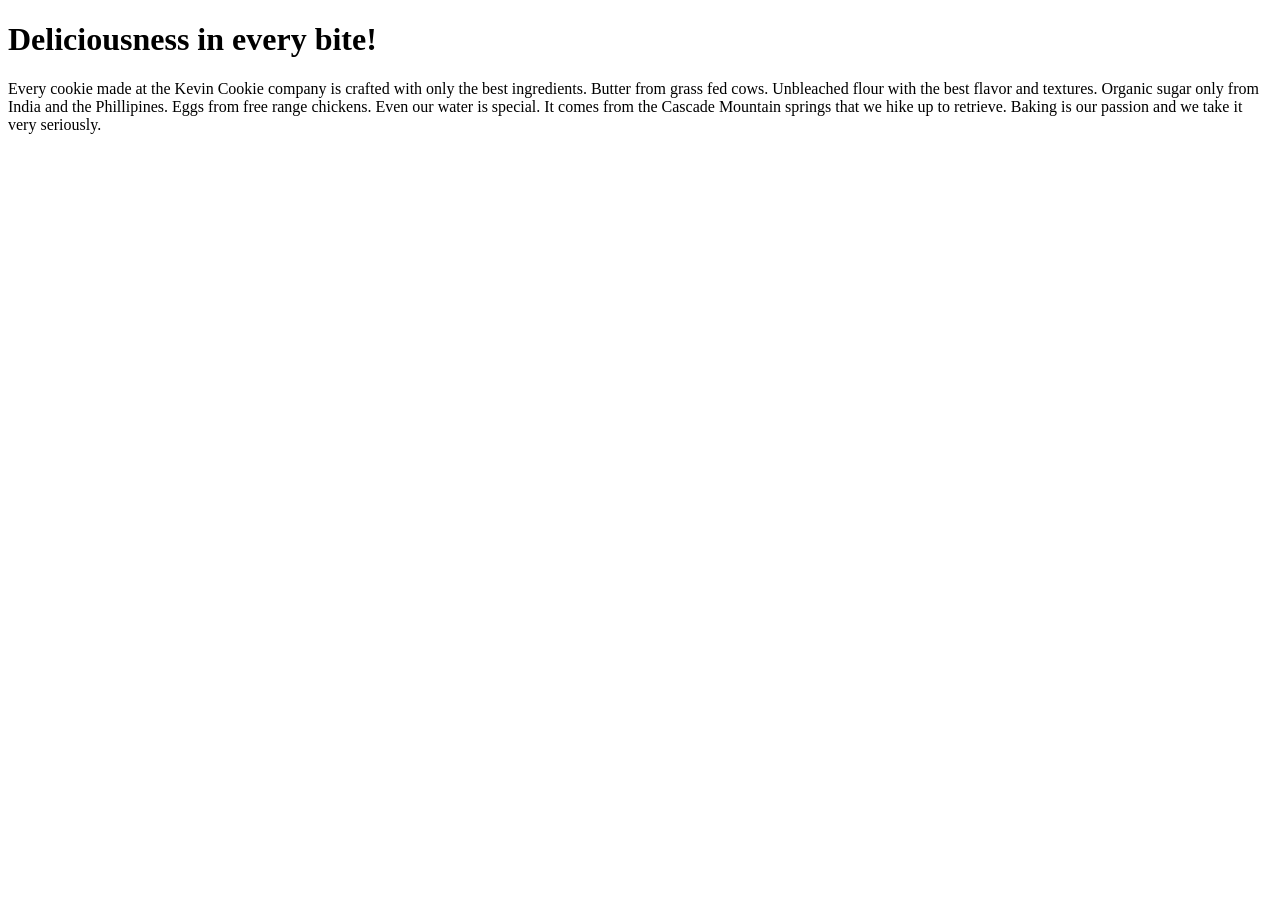
<file: index.htm>
<!DOCTYPE html>
<html>
<body>

<h1>Deliciousness in every bite!</h1>

<p>Every cookie made at the Kevin Cookie company is crafted with only the best ingredients. 
Butter from grass fed cows. Unbleached flour with the best flavor and textures. 
Organic sugar only from India and the Phillipines. Eggs from free range chickens. Even our water is special. 
It comes from the Cascade Mountain springs that we hike up to retrieve. Baking is our passion and we take it very seriously.</p>

</body>
</html>
</file>
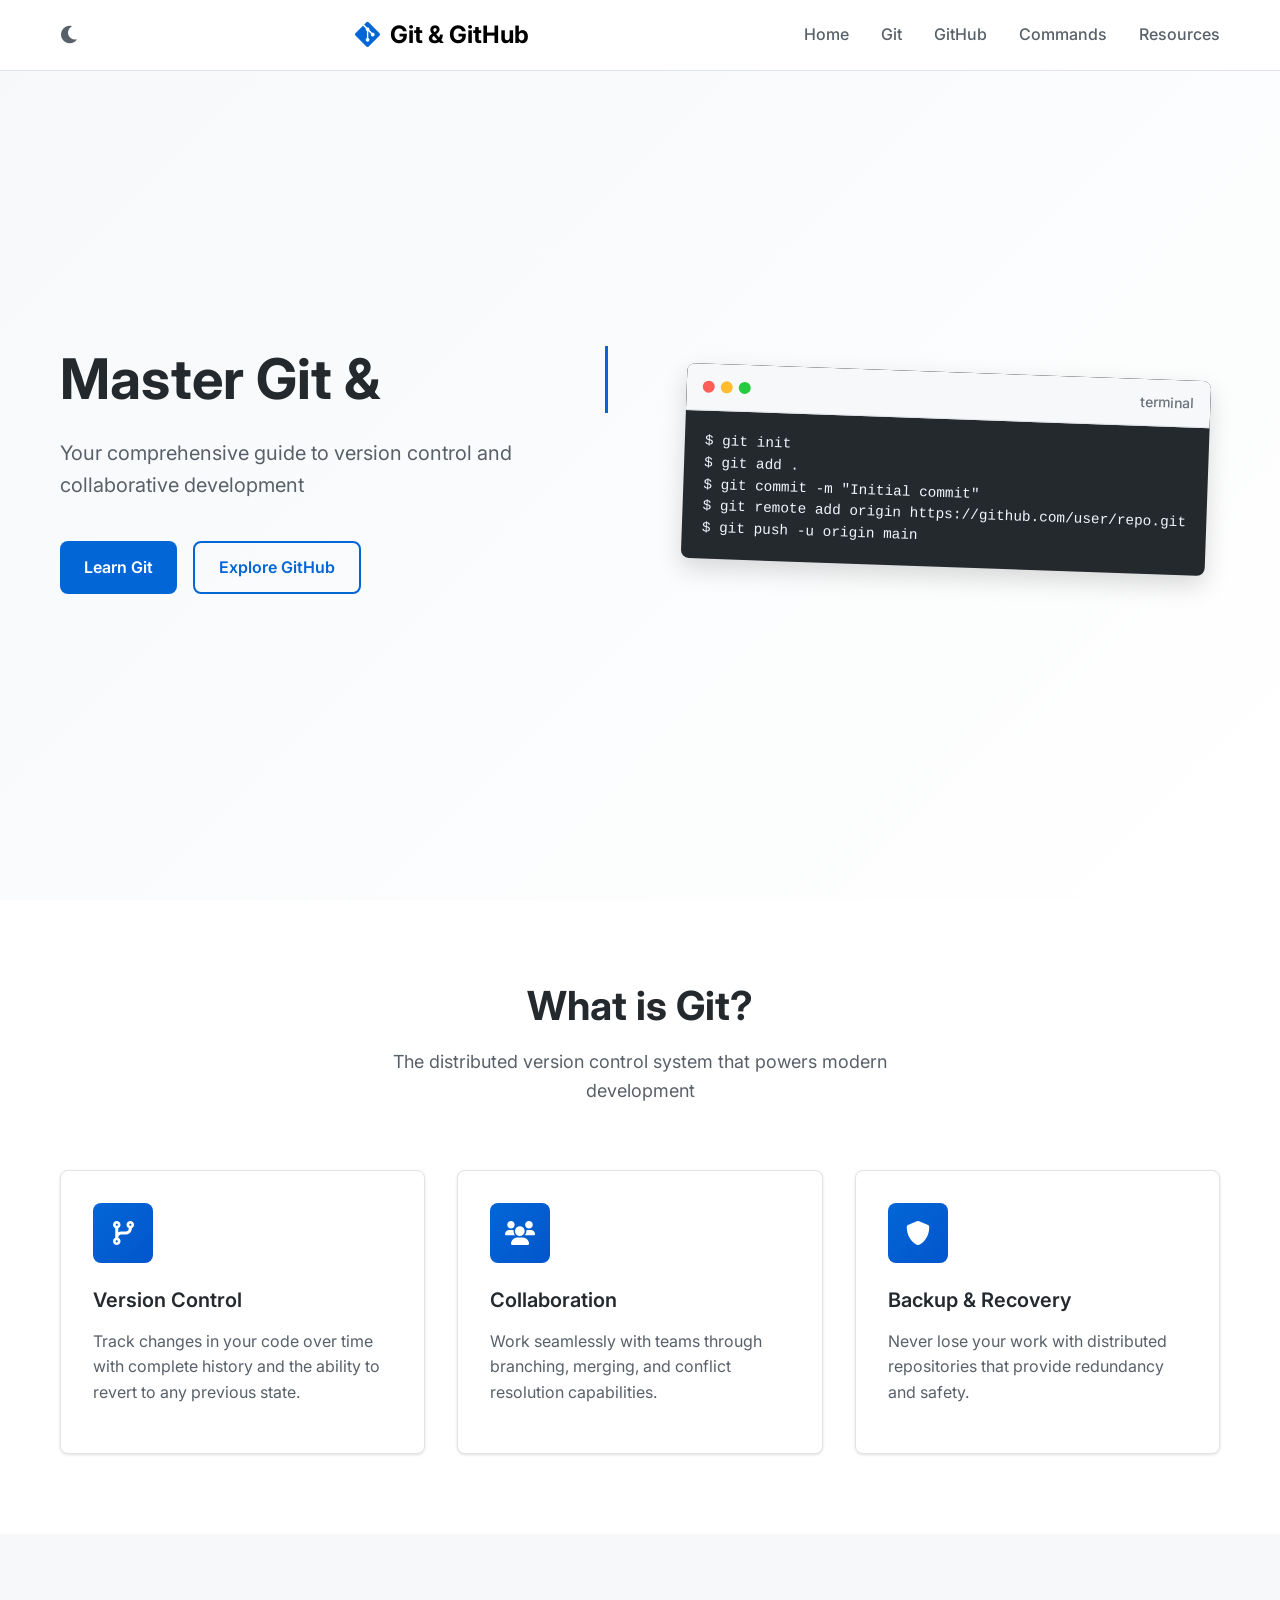
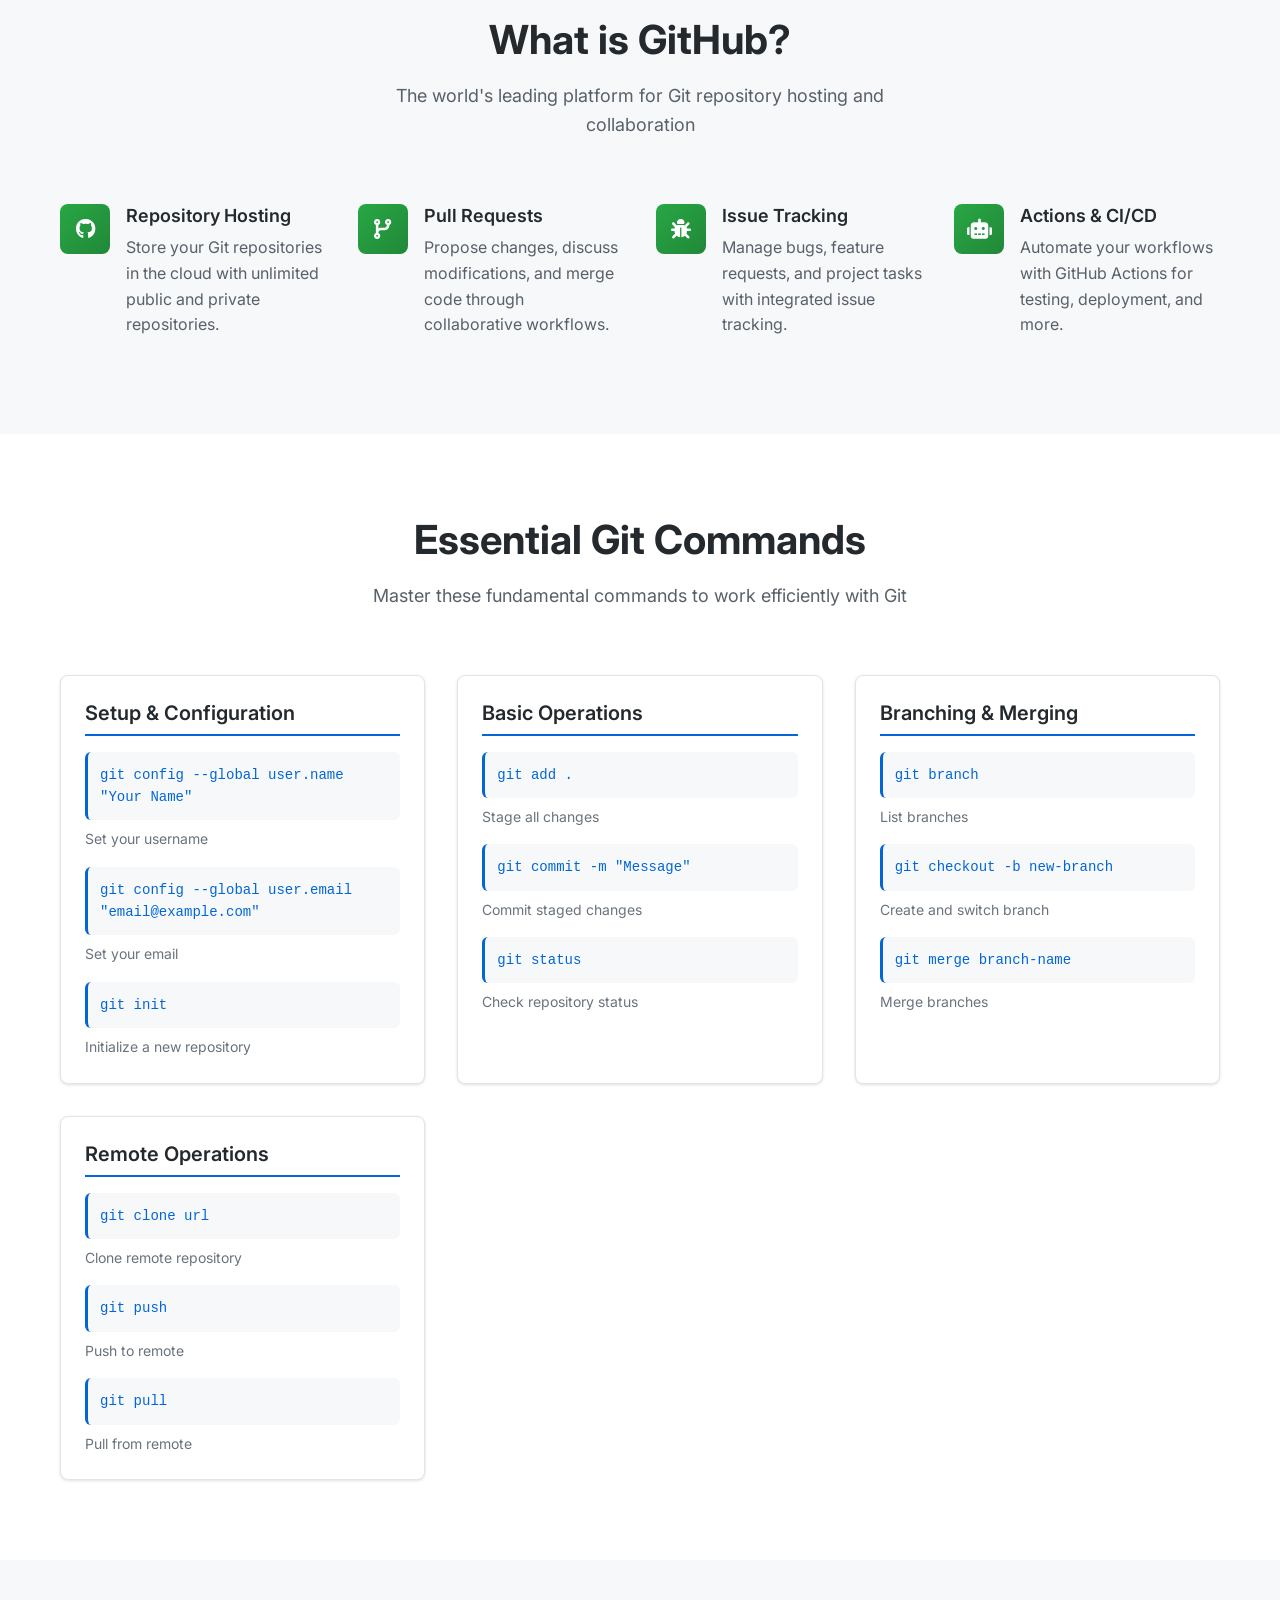
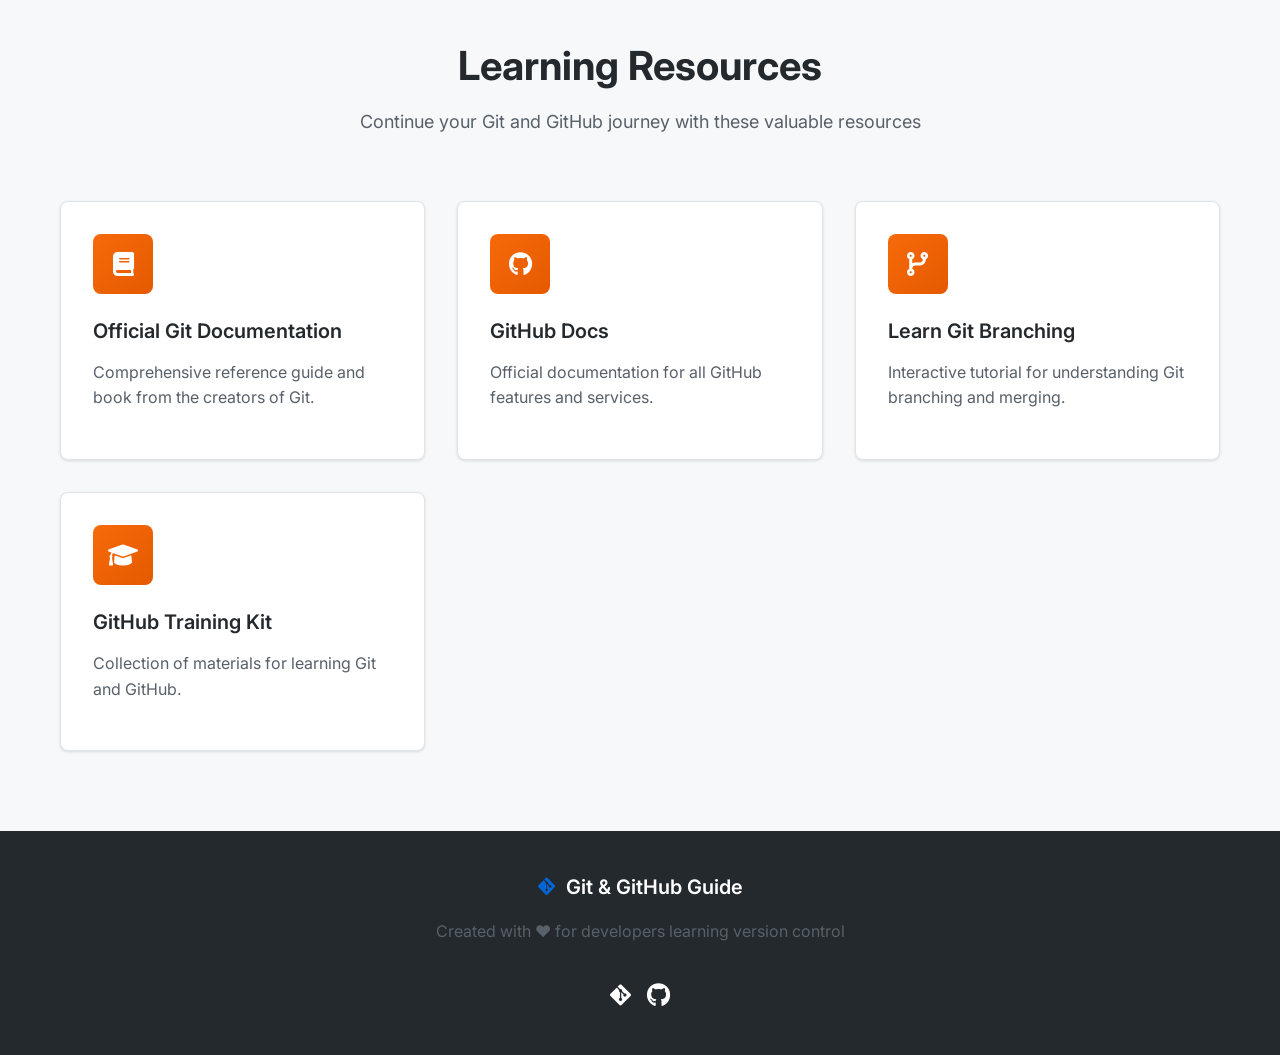
<file: CIS_250-Starter-Repository/index.html>
<!DOCTYPE html>
<html lang="en">
<head>
    <meta charset="UTF-8">
    <meta name="viewport" content="width=device-width, initial-scale=1.0">
    <title>Git & GitHub - A Complete Guide</title>
    <link rel="stylesheet" href="styles.css">
    <link href="https://fonts.googleapis.com/css2?family=Inter:wght@300;400;500;600;700&display=swap" rel="stylesheet">
    <link rel="stylesheet" href="https://cdnjs.cloudflare.com/ajax/libs/font-awesome/6.0.0/css/all.min.css">
</head>
<body>
    <header class="header">
        <nav class="nav">
            <div class="nav-container">
                <button id="theme-toggle" class="theme-toggle">
                    <i class="fas fa-moon"></i>
                </button>
                <div class="nav-logo">
                    <i class="fab fa-git-alt"></i>
                    <span>Git & GitHub</span>
                </div>
                <ul class="nav-menu">
                    <li><a href="#home" class="nav-link">Home</a></li>
                    <li><a href="#about-git" class="nav-link">Git</a></li>
                    <li><a href="#about-github" class="nav-link">GitHub</a></li>
                    <li><a href="#commands" class="nav-link">Commands</a></li>
                    <li><a href="#resources" class="nav-link">Resources</a></li>
                </ul>
                <div class="nav-toggle">
                    <span></span>
                    <span></span>
                    <span></span>
                </div>
            </div>
        </nav>
    </header>

    <main>
        <section id="home" class="hero">
            <div class="container">
                <div class="hero-content">
                    <h1 class="hero-title">Master Git & GitHub</h1>
                    <p class="hero-subtitle">Your comprehensive guide to version control and collaborative development</p>
                    <div class="hero-buttons">
                        <a href="#about-git" class="btn btn-primary">Learn Git</a>
                        <a href="#about-github" class="btn btn-secondary">Explore GitHub</a>
                    </div>
                </div>
                <div class="hero-visual">
                    <div class="code-block">
                        <div class="code-header">
                            <div class="code-dots">
                                <span></span>
                                <span></span>
                                <span></span>
                            </div>
                            <span class="code-title">terminal</span>
                        </div>
                        <div class="code-content">
                            <pre><code>$ git init
$ git add .
$ git commit -m "Initial commit"
$ git remote add origin https://github.com/user/repo.git
$ git push -u origin main</code></pre>
                        </div>
                    </div>
                </div>
            </div>
        </section>

        <section id="about-git" class="section">
            <div class="container">
                <div class="section-header">
                    <h2 class="section-title">What is Git?</h2>
                    <p class="section-subtitle">The distributed version control system that powers modern development</p>
                </div>
                <div class="grid">
                    <div class="card">
                        <div class="card-icon">
                            <i class="fas fa-code-branch"></i>
                        </div>
                        <h3 class="card-title">Version Control</h3>
                        <p class="card-description">Track changes in your code over time with complete history and the ability to revert to any previous state.</p>
                    </div>
                    <div class="card">
                        <div class="card-icon">
                            <i class="fas fa-users"></i>
                        </div>
                        <h3 class="card-title">Collaboration</h3>
                        <p class="card-description">Work seamlessly with teams through branching, merging, and conflict resolution capabilities.</p>
                    </div>
                    <div class="card">
                        <div class="card-icon">
                            <i class="fas fa-shield-alt"></i>
                        </div>
                        <h3 class="card-title">Backup & Recovery</h3>
                        <p class="card-description">Never lose your work with distributed repositories that provide redundancy and safety.</p>
                    </div>
                </div>
            </div>
        </section>

        <section id="about-github" class="section section-alt">
            <div class="container">
                <div class="section-header">
                    <h2 class="section-title">What is GitHub?</h2>
                    <p class="section-subtitle">The world's leading platform for Git repository hosting and collaboration</p>
                </div>
                <div class="feature-grid">
                    <div class="feature-item">
                        <div class="feature-icon">
                            <i class="fab fa-github"></i>
                        </div>
                        <div class="feature-content">
                            <h3 class="feature-title">Repository Hosting</h3>
                            <p class="feature-description">Store your Git repositories in the cloud with unlimited public and private repositories.</p>
                        </div>
                    </div>
                    <div class="feature-item">
                        <div class="feature-icon">
                            <i class="fas fa-code-branch"></i>
                        </div>
                        <div class="feature-content">
                            <h3 class="feature-title">Pull Requests</h3>
                            <p class="feature-description">Propose changes, discuss modifications, and merge code through collaborative workflows.</p>
                        </div>
                    </div>
                    <div class="feature-item">
                        <div class="feature-icon">
                            <i class="fas fa-bug"></i>
                        </div>
                        <div class="feature-content">
                            <h3 class="feature-title">Issue Tracking</h3>
                            <p class="feature-description">Manage bugs, feature requests, and project tasks with integrated issue tracking.</p>
                        </div>
                    </div>
                    <div class="feature-item">
                        <div class="feature-icon">
                            <i class="fas fa-robot"></i>
                        </div>
                        <div class="feature-content">
                            <h3 class="feature-title">Actions & CI/CD</h3>
                            <p class="feature-description">Automate your workflows with GitHub Actions for testing, deployment, and more.</p>
                        </div>
                    </div>
                </div>
            </div>
        </section>

        <section id="commands" class="section">
            <div class="container">
                <div class="section-header">
                    <h2 class="section-title">Essential Git Commands</h2>
                    <p class="section-subtitle">Master these fundamental commands to work efficiently with Git</p>
                </div>
                <div class="commands-grid">
                    <div class="command-category">
                        <h3 class="category-title">Setup & Configuration</h3>
                        <div class="command-list">
                            <div class="command-item">
                                <code class="command">git config --global user.name "Your Name"</code>
                                <span class="command-desc">Set your username</span>
                            </div>
                            <div class="command-item">
                                <code class="command">git config --global user.email "email@example.com"</code>
                                <span class="command-desc">Set your email</span>
                            </div>
                            <div class="command-item">
                                <code class="command">git init</code>
                                <span class="command-desc">Initialize a new repository</span>
                            </div>
                        </div>
                    </div>
                    <div class="command-category">
                        <h3 class="category-title">Basic Operations</h3>
                        <div class="command-list">
                            <div class="command-item">
                                <code class="command">git add .</code>
                                <span class="command-desc">Stage all changes</span>
                            </div>
                            <div class="command-item">
                                <code class="command">git commit -m "Message"</code>
                                <span class="command-desc">Commit staged changes</span>
                            </div>
                            <div class="command-item">
                                <code class="command">git status</code>
                                <span class="command-desc">Check repository status</span>
                            </div>
                        </div>
                    </div>
                    <div class="command-category">
                        <h3 class="category-title">Branching & Merging</h3>
                        <div class="command-list">
                            <div class="command-item">
                                <code class="command">git branch</code>
                                <span class="command-desc">List branches</span>
                            </div>
                            <div class="command-item">
                                <code class="command">git checkout -b new-branch</code>
                                <span class="command-desc">Create and switch branch</span>
                            </div>
                            <div class="command-item">
                                <code class="command">git merge branch-name</code>
                                <span class="command-desc">Merge branches</span>
                            </div>
                        </div>
                    </div>
                    <div class="command-category">
                        <h3 class="category-title">Remote Operations</h3>
                        <div class="command-list">
                            <div class="command-item">
                                <code class="command">git clone url</code>
                                <span class="command-desc">Clone remote repository</span>
                            </div>
                            <div class="command-item">
                                <code class="command">git push</code>
                                <span class="command-desc">Push to remote</span>
                            </div>
                            <div class="command-item">
                                <code class="command">git pull</code>
                                <span class="command-desc">Pull from remote</span>
                            </div>
                        </div>
                    </div>
                </div>
            </div>
        </section>

        <section id="resources" class="section section-alt">
            <div class="container">
                <div class="section-header">
                    <h2 class="section-title">Learning Resources</h2>
                    <p class="section-subtitle">Continue your Git and GitHub journey with these valuable resources</p>
                </div>
                <div class="resources-grid">
                    <a href="https://git-scm.com/doc" target="_blank" class="resource-card">
                        <div class="resource-icon">
                            <i class="fas fa-book"></i>
                        </div>
                        <h3 class="resource-title">Official Git Documentation</h3>
                        <p class="resource-description">Comprehensive reference guide and book from the creators of Git.</p>
                    </a>
                    <a href="https://docs.github.com" target="_blank" class="resource-card">
                        <div class="resource-icon">
                            <i class="fab fa-github"></i>
                        </div>
                        <h3 class="resource-title">GitHub Docs</h3>
                        <p class="resource-description">Official documentation for all GitHub features and services.</p>
                    </a>
                    <a href="https://learngitbranching.js.org" target="_blank" class="resource-card">
                        <div class="resource-icon">
                            <i class="fas fa-code-branch"></i>
                        </div>
                        <h3 class="resource-title">Learn Git Branching</h3>
                        <p class="resource-description">Interactive tutorial for understanding Git branching and merging.</p>
                    </a>
                    <a href="https://github.com/github/training-kit" target="_blank" class="resource-card">
                        <div class="resource-icon">
                            <i class="fas fa-graduation-cap"></i>
                        </div>
                        <h3 class="resource-title">GitHub Training Kit</h3>
                        <p class="resource-description">Collection of materials for learning Git and GitHub.</p>
                    </a>
                </div>
            </div>
        </section>
    </main>

    <footer class="footer">
        <div class="container">
            <div class="footer-content">
                <div class="footer-logo">
                    <i class="fab fa-git-alt"></i>
                    <span>Git & GitHub Guide</span>
                </div>
                <p class="footer-text">Created with ❤️ for developers learning version control</p>
                <div class="footer-links">
                    <a href="https://git-scm.com" target="_blank" class="footer-link">
                        <i class="fab fa-git-alt"></i>
                    </a>
                    <a href="https://github.com" target="_blank" class="footer-link">
                        <i class="fab fa-github"></i>
                    </a>
                </div>
            </div>
        </div>
    </footer>

    <script src="script.js"></script>
</body>
</html>
</file>
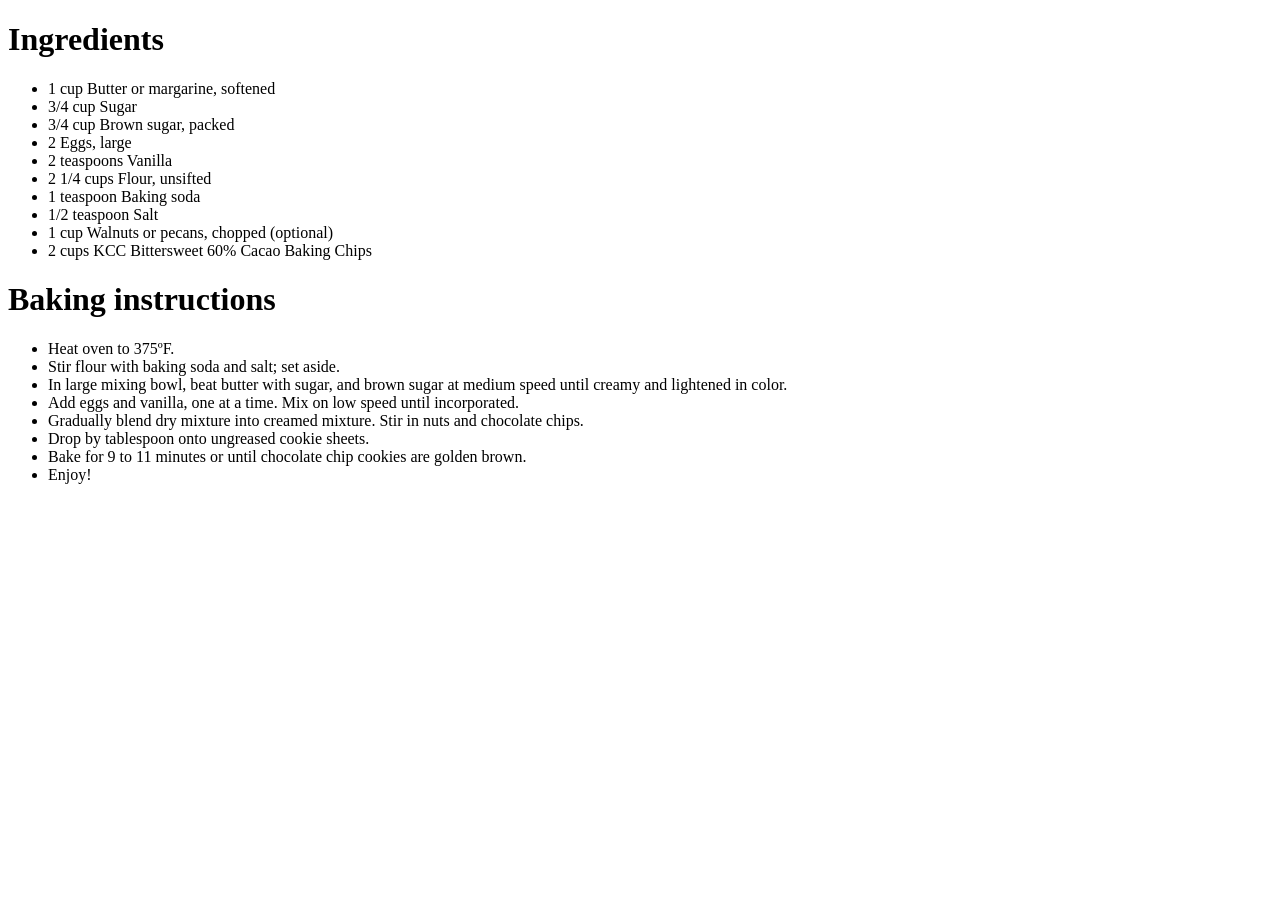
<file: secret recipe.htm>
<!DOCTYPE html>
<html>
<body>

<h1>Ingredients</h1>
<ul>
<li>1 cup Butter or margarine, softened</li>
<li>3/4 cup Sugar</li>
<li>3/4 cup Brown sugar, packed</li>
<li>2 Eggs, large</li>
<li>2 teaspoons Vanilla</li>
<li>2 1/4 cups Flour, unsifted</li>
<li>1 teaspoon Baking soda</li>
<li>1/2 teaspoon Salt</li>
<li>1 cup Walnuts or pecans, chopped (optional)</li>
<li>2 cups KCC Bittersweet 60% Cacao Baking Chips</li>
</ul>
<h1>Baking instructions</h1>
<ul>
<li>Heat oven to 375ºF.</li>
<li>Stir flour with baking soda and salt; set aside.</li>
<li>In large mixing bowl, beat butter with sugar, and brown sugar at medium speed until creamy and lightened in color.</li>
<li>Add eggs and vanilla, one at a time. Mix on low speed until incorporated.</li>
<li>Gradually blend dry mixture into creamed mixture. Stir in nuts and chocolate chips.</li>
<li>Drop by tablespoon onto ungreased cookie sheets.</li>
<li>Bake for 9 to 11 minutes or until chocolate chip cookies are golden brown.</li>
<li>Enjoy!</li>
</ul>

</body>
</html>
</file>
<file: CIS_250-Starter-Repository/styles.css>
/* CSS Variables for Modern Theme */
:root {
    --primary-color: #0366d6;
    --primary-dark: #0256cc;
    --secondary-color: #28a745;
    --secondary-dark: #218838;
    --accent-color: #f66a0a;
    --text-primary: #24292e;
    --text-secondary: #586069;
    --text-muted: #6a737d;
    --bg-primary: #ffffff;
    --bg-secondary: #f6f8fa;
    --bg-alt: #24292e;
    --border-color: #e1e4e8;
    --shadow-sm: 0 1px 3px rgba(0, 0, 0, 0.12);
    --shadow-md: 0 4px 6px rgba(0, 0, 0, 0.1);
    --shadow-lg: 0 10px 25px rgba(0, 0, 0, 0.15);
    --border-radius: 8px;
    --transition: all 0.3s cubic-bezier(0.4, 0, 0.2, 1);
}

/* Dark Mode */
@media (prefers-color-scheme: dark) {
    :root {
        --text-primary: #f0f6fc;
        --text-secondary: #8b949e;
        --text-muted: #7d8590;
        --bg-primary: #0d1117;
        --bg-secondary: #161b22;
        --bg-alt: #f6f8fa;
        --border-color: #30363d;
    }
}

/* Reset and Base Styles */
* {
    margin: 0;
    padding: 0;
    box-sizing: border-box;
}

html {
    scroll-behavior: smooth;
}

body {
    font-family: 'Inter', -apple-system, BlinkMacSystemFont, 'Segoe UI', Roboto, sans-serif;
    line-height: 1.6;
    color: var(--text-primary);
    background-color: var(--bg-primary);
    font-size: 16px;
}

.container {
    max-width: 1200px;
    margin: 0 auto;
    padding: 0 20px;
}

/* Typography */
h1, h2, h3, h4, h5, h6 {
    font-weight: 600;
    line-height: 1.3;
    margin-bottom: 1rem;
}

h1 { font-size: 3rem; }
h2 { font-size: 2.5rem; }
h3 { font-size: 2rem; }
h4 { font-size: 1.5rem; }
h5 { font-size: 1.25rem; }
h6 { font-size: 1rem; }

p {
    margin-bottom: 1rem;
    color: var(--text-secondary);
}

a {
    color: var(--primary-color);
    text-decoration: none;
    transition: var(--transition);
}

a:hover {
    color: var(--primary-dark);
}

/* Navigation */
.header {
    position: fixed;
    top: 0;
    left: 0;
    right: 0;
    background: var(--bg-primary);
    border-bottom: 1px solid var(--border-color);
    z-index: 1000;
    backdrop-filter: blur(10px);
    background: rgba(255, 255, 255, 0.95);
}

.nav-container {
    max-width: 1200px;
    margin: 0 auto;
    padding: 0 20px;
    display: flex;
    justify-content: space-between;
    align-items: center;
    height: 70px;
}

.nav-logo {
    display: flex;
    align-items: center;
    font-size: 1.5rem;
    font-weight: 700;
    color: var(--text-primary);
}

.nav-logo i {
    color: var(--primary-color);
    margin-right: 10px;
    font-size: 1.8rem;
}

.nav-menu {
    display: flex;
    list-style: none;
    gap: 2rem;
}

.nav-link {
    color: var(--text-secondary);
    font-weight: 500;
    transition: var(--transition);
    position: relative;
}

.nav-link:hover {
    color: var(--primary-color);
}

.nav-link::after {
    content: '';
    position: absolute;
    bottom: -5px;
    left: 0;
    width: 0;
    height: 2px;
    background: var(--primary-color);
    transition: var(--transition);
}

.nav-link:hover::after {
    width: 100%;
}

.nav-toggle {
    display: none;
    flex-direction: column;
    cursor: pointer;
}

.theme-toggle {
    background: transparent;
    border: none;
    cursor: pointer;
    color: var(--text-secondary);
    font-size: 1.25rem;
    transition: var(--transition);
}

.theme-toggle:hover {
    color: var(--primary-color);
    transform: rotate(20deg);
}

.nav-toggle span {
    width: 25px;
    height: 3px;
    background: var(--text-primary);
    margin: 3px 0;
    transition: var(--transition);
}

/* Hero Section */
.hero {
    padding: 120px 0 80px;
    background: linear-gradient(135deg, var(--bg-secondary) 0%, var(--bg-primary) 100%);
    min-height: 100vh;
    display: flex;
    align-items: center;
}

.hero .container {
    display: grid;
    grid-template-columns: 1fr 1fr;
    gap: 4rem;
    align-items: center;
}

.hero-title {
    font-size: 3.5rem;
    font-weight: 700;
    color: var(--text-primary);
    margin-bottom: 1.5rem;
    line-height: 1.2;
}

.hero-subtitle {
    font-size: 1.25rem;
    color: var(--text-secondary);
    margin-bottom: 2.5rem;
    line-height: 1.6;
}

.hero-buttons {
    display: flex;
    gap: 1rem;
    flex-wrap: wrap;
}

.btn {
    padding: 12px 24px;
    border-radius: var(--border-radius);
    font-weight: 600;
    text-decoration: none;
    transition: var(--transition);
    display: inline-flex;
    align-items: center;
    gap: 8px;
    cursor: pointer;
    border: none;
    font-size: 1rem;
}

.btn-primary {
    background: var(--primary-color);
    color: white;
}

.btn-primary:hover {
    background: var(--primary-dark);
    transform: translateY(-2px);
    box-shadow: var(--shadow-lg);
}

.btn-secondary {
    background: transparent;
    color: var(--primary-color);
    border: 2px solid var(--primary-color);
}

.btn-secondary:hover {
    background: var(--primary-color);
    color: white;
    transform: translateY(-2px);
    box-shadow: var(--shadow-lg);
}

/* Code Block */
.hero-visual {
    display: flex;
    justify-content: center;
    align-items: center;
}

.code-block {
    background: var(--bg-alt);
    border-radius: var(--border-radius);
    overflow: hidden;
    box-shadow: var(--shadow-lg);
    max-width: 100%;
    transform: rotate(2deg);
    transition: var(--transition);
}

.code-block:hover {
    transform: rotate(0deg);
}

.code-header {
    background: #f6f8fa;
    padding: 12px 16px;
    display: flex;
    align-items: center;
    justify-content: space-between;
    border-bottom: 1px solid var(--border-color);
}

.code-dots {
    display: flex;
    gap: 6px;
}

.code-dots span {
    width: 12px;
    height: 12px;
    border-radius: 50%;
}

.code-dots span:nth-child(1) { background: #ff5f56; }
.code-dots span:nth-child(2) { background: #ffbd2e; }
.code-dots span:nth-child(3) { background: #27c93f; }

.code-title {
    font-size: 0.875rem;
    color: var(--text-muted);
    font-weight: 500;
}

.code-content {
    padding: 20px;
}

.code-content pre {
    margin: 0;
    font-family: 'Monaco', 'Menlo', 'Ubuntu Mono', monospace;
    font-size: 0.9rem;
    line-height: 1.5;
    color: #f0f6fc;
}

/* Sections */
.section {
    padding: 80px 0;
}

.section-alt {
    background: var(--bg-secondary);
}

.section-header {
    text-align: center;
    margin-bottom: 4rem;
}

.section-title {
    font-size: 2.5rem;
    font-weight: 700;
    color: var(--text-primary);
    margin-bottom: 1rem;
}

.section-subtitle {
    font-size: 1.125rem;
    color: var(--text-secondary);
    max-width: 600px;
    margin: 0 auto;
}

/* Grid Layouts */
.grid {
    display: grid;
    grid-template-columns: repeat(auto-fit, minmax(300px, 1fr));
    gap: 2rem;
}

.card {
    background: var(--bg-primary);
    padding: 2rem;
    border-radius: var(--border-radius);
    box-shadow: var(--shadow-sm);
    border: 1px solid var(--border-color);
    transition: var(--transition);
}

.card:hover {
    transform: translateY(-4px);
    box-shadow: var(--shadow-lg);
}

.card-icon {
    width: 60px;
    height: 60px;
    background: linear-gradient(135deg, var(--primary-color), var(--primary-dark));
    border-radius: var(--border-radius);
    display: flex;
    align-items: center;
    justify-content: center;
    margin-bottom: 1.5rem;
}

.card-icon i {
    color: white;
    font-size: 1.5rem;
}

.card-title {
    font-size: 1.25rem;
    font-weight: 600;
    color: var(--text-primary);
    margin-bottom: 1rem;
}

.card-description {
    color: var(--text-secondary);
    line-height: 1.6;
}

/* Feature Grid */
.feature-grid {
    display: grid;
    grid-template-columns: repeat(auto-fit, minmax(250px, 1fr));
    gap: 2rem;
}

.feature-item {
    display: flex;
    gap: 1rem;
    align-items: flex-start;
}

.feature-icon {
    width: 50px;
    height: 50px;
    background: linear-gradient(135deg, var(--secondary-color), var(--secondary-dark));
    border-radius: var(--border-radius);
    display: flex;
    align-items: center;
    justify-content: center;
    flex-shrink: 0;
}

.feature-icon i {
    color: white;
    font-size: 1.25rem;
}

.feature-title {
    font-size: 1.125rem;
    font-weight: 600;
    color: var(--text-primary);
    margin-bottom: 0.5rem;
}

.feature-description {
    color: var(--text-secondary);
    line-height: 1.6;
}

/* Commands Grid */
.commands-grid {
    display: grid;
    grid-template-columns: repeat(auto-fit, minmax(280px, 1fr));
    gap: 2rem;
}

.command-category {
    background: var(--bg-primary);
    padding: 1.5rem;
    border-radius: var(--border-radius);
    box-shadow: var(--shadow-sm);
    border: 1px solid var(--border-color);
}

.category-title {
    font-size: 1.25rem;
    font-weight: 600;
    color: var(--text-primary);
    margin-bottom: 1rem;
    padding-bottom: 0.5rem;
    border-bottom: 2px solid var(--primary-color);
}

.command-list {
    display: flex;
    flex-direction: column;
    gap: 1rem;
}

.command-item {
    display: flex;
    flex-direction: column;
    gap: 0.5rem;
}

.command {
    background: var(--bg-secondary);
    padding: 0.75rem;
    border-radius: 6px;
    font-family: 'Monaco', 'Menlo', 'Ubuntu Mono', monospace;
    font-size: 0.875rem;
    color: var(--primary-color);
    border-left: 3px solid var(--primary-color);
}

.command-desc {
    color: var(--text-muted);
    font-size: 0.875rem;
}

/* Resources Grid */
.resources-grid {
    display: grid;
    grid-template-columns: repeat(auto-fit, minmax(280px, 1fr));
    gap: 2rem;
}

.resource-card {
    background: var(--bg-primary);
    padding: 2rem;
    border-radius: var(--border-radius);
    box-shadow: var(--shadow-sm);
    border: 1px solid var(--border-color);
    transition: var(--transition);
    text-decoration: none;
    display: block;
}

.resource-card:hover {
    transform: translateY(-4px);
    box-shadow: var(--shadow-lg);
    text-decoration: none;
}

.resource-icon {
    width: 60px;
    height: 60px;
    background: linear-gradient(135deg, var(--accent-color), #e55a00);
    border-radius: var(--border-radius);
    display: flex;
    align-items: center;
    justify-content: center;
    margin-bottom: 1.5rem;
}

.resource-icon i {
    color: white;
    font-size: 1.5rem;
}

.resource-title {
    font-size: 1.25rem;
    font-weight: 600;
    color: var(--text-primary);
    margin-bottom: 1rem;
}

.resource-description {
    color: var(--text-secondary);
    line-height: 1.6;
}

/* Footer */
.footer {
    background: var(--bg-alt);
    color: var(--bg-primary);
    padding: 40px 0;
    text-align: center;
}

.footer-content {
    display: flex;
    flex-direction: column;
    align-items: center;
    gap: 1rem;
}

.footer-logo {
    display: flex;
    align-items: center;
    font-size: 1.25rem;
    font-weight: 600;
    color: var(--bg-primary);
}

.footer-logo i {
    color: var(--primary-color);
    margin-right: 10px;
}

.footer-text {
    color: var(--text-secondary);
}

.footer-links {
    display: flex;
    gap: 1rem;
}

.footer-link {
    color: var(--bg-primary);
    font-size: 1.5rem;
    transition: var(--transition);
}

.footer-link:hover {
    color: var(--primary-color);
    transform: translateY(-2px);
}

/* Manual Dark Mode */
body.dark-mode {
    --text-primary: #f0f6fc;
    --text-secondary: #8b949e;
    --text-muted: #7d8590;
    --bg-primary: #0d1117;
    --bg-secondary: #161b22;
    --bg-alt: #f6f8fa;
    --border-color: #30363d;
}
.nav-logo span {
    color: black;
}

/* Responsive Design */
@media (max-width: 768px) {
    .nav-menu {
        position: fixed;
        left: -100%;
        top: 70px;
        flex-direction: column;
        background: var(--bg-primary);
        width: 100%;
        text-align: center;
        transition: var(--transition);
        box-shadow: var(--shadow-lg);
        padding: 2rem 0;
    }

    .nav-menu.active {
        left: 0;
    }

    .nav-toggle {
        display: flex;
    }

    .hero .container {
        grid-template-columns: 1fr;
        gap: 2rem;
        text-align: center;
    }

    .hero-title {
        font-size: 2.5rem;
    }

    .hero-visual {
        order: -1;
    }

    .code-block {
        transform: none;
    }

    .section-title {
        font-size: 2rem;
    }

    .hero-buttons {
        justify-content: center;
    }

    .feature-item {
        flex-direction: column;
        text-align: center;
    }

    .commands-grid {
        grid-template-columns: 1fr;
    }
}

@media (max-width: 480px) {
    .container {
        padding: 0 15px;
    }

    .hero {
        padding: 100px 0 60px;
    }

    .hero-title {
        font-size: 2rem;
    }

    .section {
        padding: 60px 0;
    }

    .card, .command-category, .resource-card {
        padding: 1.5rem;
    }

    .btn {
        padding: 10px 20px;
        font-size: 0.9rem;
    }
}

/* Animations */
@keyframes fadeInUp {
    from {
        opacity: 0;
        transform: translateY(30px);
    }
    to {
        opacity: 1;
        transform: translateY(0);
    }
}

.fade-in-up {
    animation: fadeInUp 0.6s ease-out;
}

/* Scrollbar Styling */
::-webkit-scrollbar {
    width: 8px;
}

::-webkit-scrollbar-track {
    background: var(--bg-secondary);
}

::-webkit-scrollbar-thumb {
    background: var(--primary-color);
    border-radius: 4px;
}

::-webkit-scrollbar-thumb:hover {
    background: var(--primary-dark);
}
</file>
